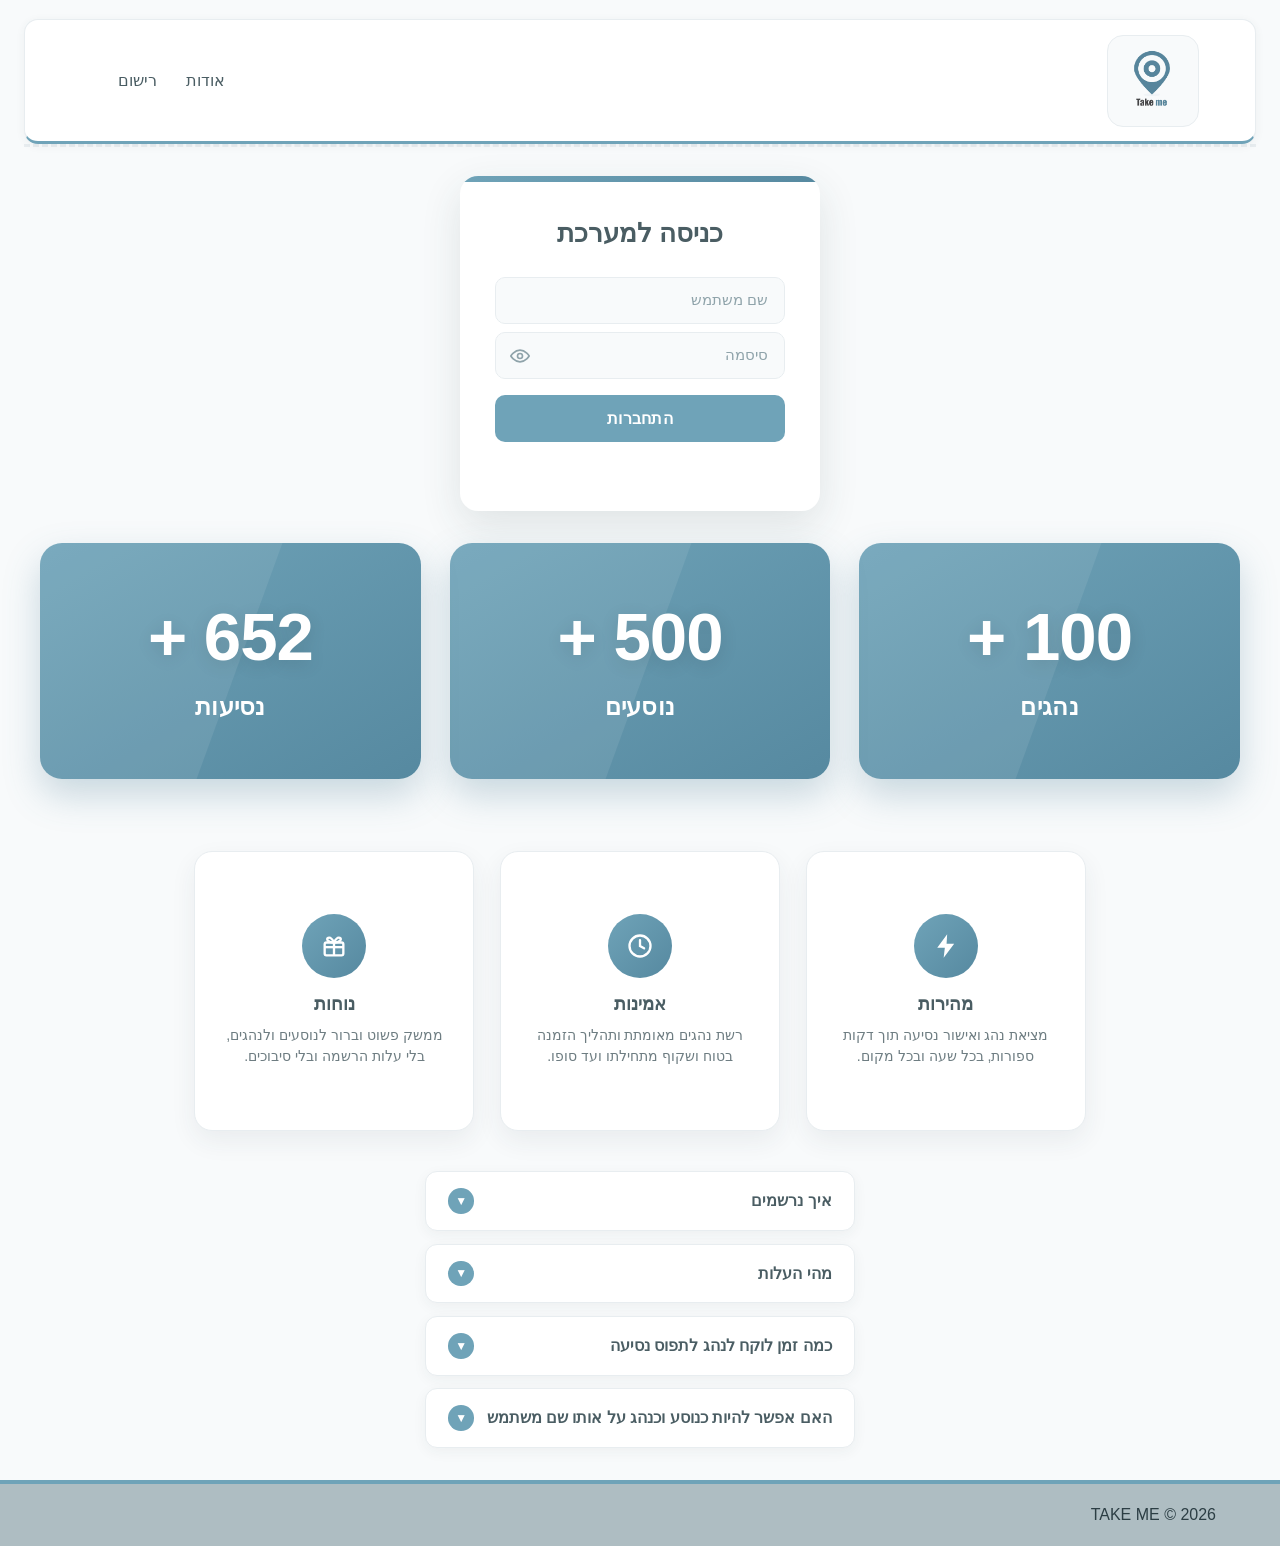
<file: index.html>
<!DOCTYPE html>
<html lang="en">

<head>
    <meta charset="UTF-8">
    <meta name="viewport" content="width=device-width, initial-scale=1.0">
    <title>Take me</title>
    <link rel="stylesheet" href="lib/bootstrap.rtl.min.css">
    <link rel="stylesheet" href="lib/bootstrap.min.css">
    <link rel="stylesheet" href="./style/login.css">
</head>

<body>

    <nav class="navbar navbar-expand-lg bg-body-tertiary">
        <div class="container-fluid">
            <button class="logo-btn"><img id="img" src="./img/logo.png" alt=""></button>
            <div class="navbar-nav">
                <a class="nav-link" href="./pages/about.html?type=no">אודות</a>
                <a class="nav-link" href="./pages/rishum.html?type=yes">רישום</a>
                <div class="header-left">
                </div>
            </div>
        </div>
    </nav>
<form>
        <div class="card" style="max-width: 360px;">
            <div class="card-body">
                <h3>כניסה למערכת</h3>
                <input name="nameUser" id="nameUser" class="form-control mb-2" placeholder="שם משתמש">
                <div class="password-wrap mb-3">
                    <input id="password" name="password" class="form-control" type="password" placeholder="סיסמה">
                    <span class="toggle-password" id="togglePassword">
                        <svg viewBox="0 0 24 24" fill="none" xmlns="http://www.w3.org/2000/svg">
                            <path d="M1 12s4-7 11-7 11 7 11 7-4 7-11 7-11-7-11-7z" stroke="currentColor" stroke-width="2" stroke-linecap="round" stroke-linejoin="round" />
                            <circle cx="12" cy="12" r="3" stroke="currentColor" stroke-width="2" />
                        </svg>
                    </span>
                </div>
                <button id="enter" class="btn btn-primary w-100">התחברות</button>
                <div id="worng"></div>
            </div>
        </div>
    </form>


    <div id="allCard">
        <div id="numOfDriver"><h1>100 +</h1> נהגים</div>
        <div id="numOfPassenger"><h1>500 +</h1> נוסעים</div>
        <div id="numOfTraveler"><h1>652 +</h1>נסיעות</div>
    </div>

    <div class="features-row">
        <div class="a" id="a2">
            <span class="feature-icon">
                <svg viewBox="0 0 24 24" fill="none" xmlns="http://www.w3.org/2000/svg">
                    <path d="M13 2L4.5 13.5H11L10 22L19 10H12.5L13 2Z" fill="currentColor" />
                </svg>
            </span>
            <h1 class="a" id="a1">מהירות</h1>
            <p class="feature-text">מציאת נהג ואישור נסיעה תוך דקות ספורות, בכל שעה ובכל מקום.</p>
        </div>

        <div class="b" id="b2">
            <span class="feature-icon">
                <svg viewBox="0 0 24 24" fill="none" xmlns="http://www.w3.org/2000/svg">
                    <circle cx="12" cy="12" r="9" stroke="currentColor" stroke-width="2" />
                    <path d="M12 7V12L15.5 14" stroke="currentColor" stroke-width="2" stroke-linecap="round" />
                </svg>
            </span>
            <h1 class="b" id="b1">אמינות</h1>
            <p class="feature-text">רשת נהגים מאומתת ותהליך הזמנה בטוח ושקוף מתחילתו ועד סופו.</p>
        </div>

        <div class="c" id="c2">
            <span class="feature-icon">
                <svg viewBox="0 0 24 24" fill="none" xmlns="http://www.w3.org/2000/svg">
                    <rect x="4" y="9" width="16" height="11" rx="1.5" stroke="currentColor" stroke-width="2" />
                    <path d="M4 13H20" stroke="currentColor" stroke-width="2" />
                    <path d="M12 9V20" stroke="currentColor" stroke-width="2" />
                    <path d="M12 9C12 9 9.5 4 7 5C5 5.8 6.5 9 12 9Z" stroke="currentColor" stroke-width="2"
                        stroke-linejoin="round" />
                    <path d="M12 9C12 9 14.5 4 17 5C19 5.8 17.5 9 12 9Z" stroke="currentColor" stroke-width="2"
                        stroke-linejoin="round" />
                </svg>
            </span>
            <h1 class="c" id="c1">נוחות</h1>
            <p class="feature-text">ממשק פשוט וברור לנוסעים ולנהגים, בלי עלות הרשמה ובלי סיבוכים.</p>
        </div>
    </div>

    <div class="listAll">
        <div class="list" id="item1">
            <button class="question" id="quest1">
                <span class="question-text">איך נרשמים</span>
                <span class="question-arrow">&#9660;</span>
            </button>

            <div class="answer" id="answer1">
            </div>
        </div>

        <div class="list" id="item2">
            <button class="question" id="quest2">
                <span class="question-text">מהי העלות</span>
                <span class="question-arrow">&#9660;</span>
            </button>
            <div class="answer" id="answer2">
            </div>
        </div>

        <div class="list" id="item3">
            <button class="question" id="quest3">
                <span class="question-text">כמה זמן לוקח לנהג לתפוס נסיעה</span>
                <span class="question-arrow">&#9660;</span>
            </button>
            <div class="answer" id="answer3">
            </div>
        </div>

        <div class="list" id="item4">
            <button class="question" id="quest4">
                <span class="question-text">האם אפשר להיות כנוסע וכנהג על אותו שם משתמש</span>
                <span class="question-arrow">&#9660;</span>
            </button>
            <div class="answer" id="answer4">
            </div> 
        </div>
    </div>

<footer class="main-footer">TAKE ME © 2026</footer>
    <script src="scripts/data.js"></script>
    <script src="scripts/ls.js"></script>
    <script src="scripts/login.js"></script>

</body>

</html>
</file>
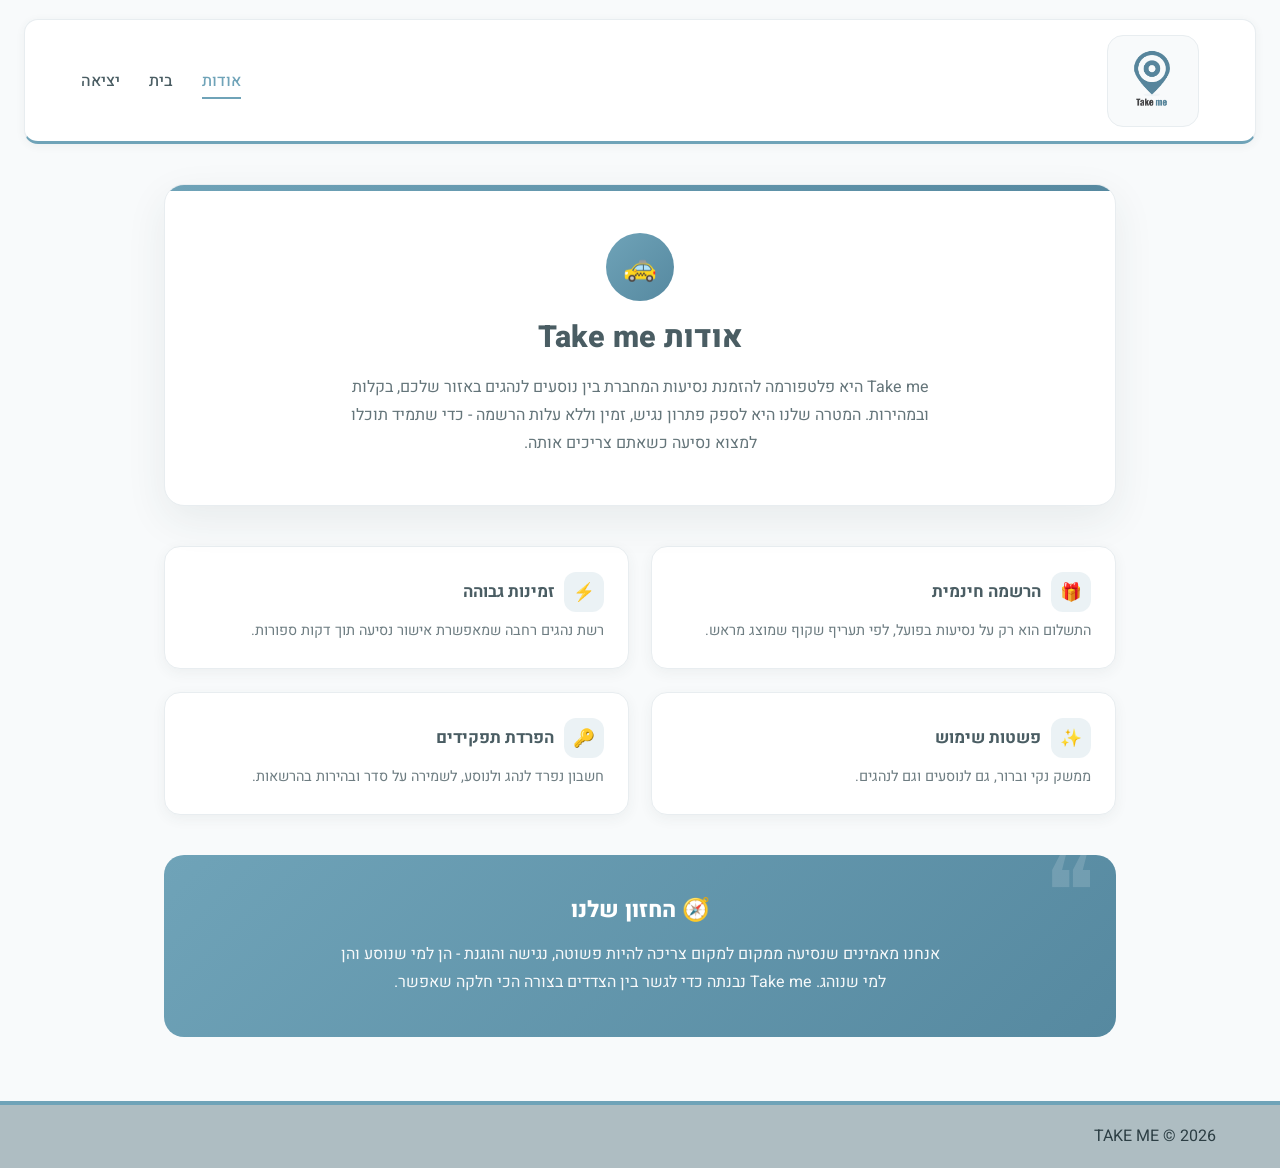
<file: pages/about.html>
<!DOCTYPE html>
<html lang="en">

<head>
    <meta charset="UTF-8">
    <meta name="viewport" content="width=device-width, initial-scale=1.0">
    <title>Take me</title>
    <link rel="stylesheet" href="../lib/bootstrap.rtl.min.css">
    <link rel="stylesheet" href="../lib/bootstrap.min.css">
    <link rel="stylesheet" href="../style/about.css">
    <link rel="stylesheet" href="../style/footer.css">
</head>

<body>
    <nav class="navbar navbar-expand-lg bg-body-tertiary">
        <div class="container-fluid">
            <a href="../index.html"><button class="logo-btn"><img id="img" src="../img/logo.png" alt=""></button></a>
            <div id="hello"></div>
            <div class="navbar-nav">
                <a class="nav-link active" href="about.html">אודות</a>
                <a id="home" class="nav-link" href="home.html">בית</a>
                <a class="nav-link" href="../index.html">יציאה</a>
            </div>
        </div>
    </nav>

    <section class="about-section">
        <div class="about-hero">
            <h1>אודות Take me</h1>
            <p>
                Take me היא פלטפורמה להזמנת נסיעות המחברת בין נוסעים לנהגים באזור שלכם,
                בקלות ובמהירות. המטרה שלנו היא לספק פתרון נגיש, זמין וללא עלות הרשמה -
                כדי שתמיד תוכלו למצוא נסיעה כשאתם צריכים אותה.
            </p>
        </div>

        <div class="about-features">
            <div class="about-feature">
                <h3>הרשמה חינמית</h3>
                <p>התשלום הוא רק על נסיעות בפועל, לפי תעריף שקוף שמוצג מראש.</p>
            </div>

            <div class="about-feature">
                <h3>זמינות גבוהה</h3>
                <p>רשת נהגים רחבה שמאפשרת אישור נסיעה תוך דקות ספורות.</p>
            </div>

            <div class="about-feature">
                <h3>פשטות שימוש</h3>
                <p>ממשק נקי וברור, גם לנוסעים וגם לנהגים.</p>
            </div>

            <div class="about-feature">
                <h3>הפרדת תפקידים</h3>
                <p>חשבון נפרד לנהג ולנוסע, לשמירה על סדר ובהירות בהרשאות.</p>
            </div>
        </div>

        <div class="about-vision">
            <h2>החזון שלנו</h2>
            <p>
                אנחנו מאמינים שנסיעה ממקום למקום צריכה להיות פשוטה, נגישה והוגנת -
                הן למי שנוסע והן למי שנוהג. Take me נבנתה כדי לגשר בין הצדדים
                בצורה הכי חלקה שאפשר.
            </p>
        </div>
    </section>
    <footer class="main-footer">TAKE ME © 2026</footer>

    <script src="../scripts/data.js"></script>
    <script src="../scripts/ls.js"></script>
    <script src="../scripts/about.js"></script>
    <script src="../scripts/js.js"></script>
</body>

</html>
</file>
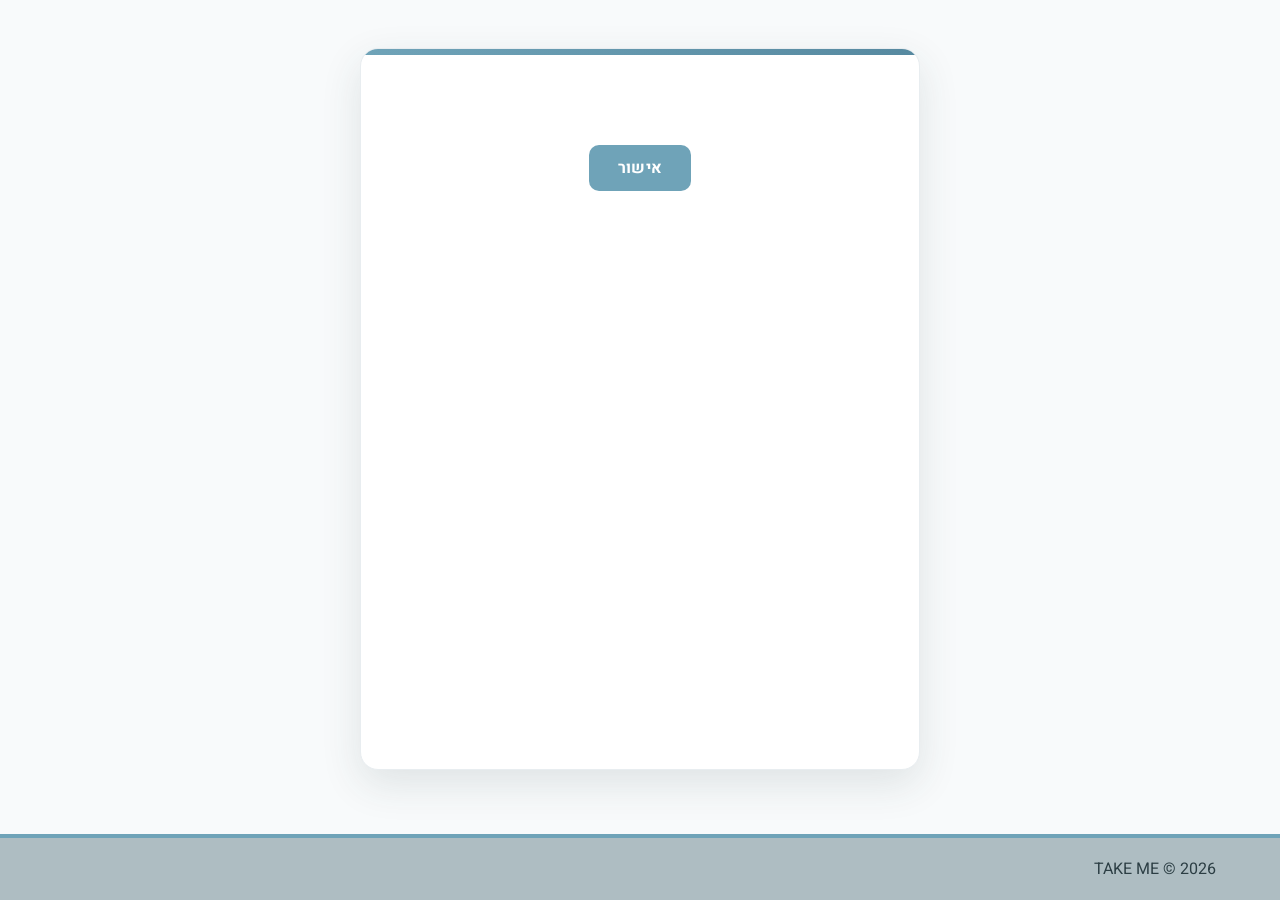
<file: pages/oneOrder.html>
<!DOCTYPE html>
<html lang="en">

<head>
    <meta charset="UTF-8">
    <meta name="viewport" content="width=device-width, initial-scale=1.0">
    <meta name="viewport" content="width=device-width, initial-scale=1.0">
    <title>Take me</title>
    <link rel="stylesheet" href="../lib/bootstrap.rtl.min.css">
    <link rel="stylesheet" href="../lib/bootstrap.min.css">
    <link rel="stylesheet" href="../style/footer.css">
    <link rel="stylesheet" href="../style/oneOrder.css">
</head>

<body>
    <h1 id="hello"></h1>

    <div class="border rounded shadow-sm p-3">
        <div class="text-center p-5 border rounded">
            <h3></h3>
            <p id="nameUser" class="text-muted"></p>
            <p id="phone" class="text-muted"></p>
            <p id="date" class="text-muted"></p>
            <p id="clock" class="text-muted"></p>
            <p id="numPassenger" class="text-muted"></p>
            <p id="stationFrom" class="text-muted"></p>
            <p id="stationTo" class="text-muted"></p>
            <p id="special" class="text-muted"></p>

            <button type="button" class="btn btn-primary" data-bs-toggle="modal" data-bs-target="#bsExampleModal">
                אישור</button>

            <div class="modal fade" id="bsExampleModal" tabindex="-1" aria-hidden="true">
                <div class="modal-dialog">
                    <div class="modal-content">
                        <div class="modal-header">
                            <h3 class="modal-title fs-5">אישור פעולה</h3>
                            <button type="button" class="btn-close ms-0" data-bs-dismiss="modal"></button>
                        </div>

                        <div class="modal-body">האם להמשיך?</div>

                        <div class="modal-footer">
                            <button type="button" id="not" name="not" class="btn btn-secondary"
                                data-bs-dismiss="modal">ביטול</button>
                            <button type="button" id="yes" name="yes" class="btn btn-primary"
                                data-bs-dismiss="modal">אישור</button>
                        </div>
                    </div>
                </div>
            </div>



        </div>
    </div>

<footer class="main-footer">TAKE ME © 2026</footer>

    <script src="../scripts/data.js"></script>
    <script src="../scripts/ls.js"></script>
    <script src="../scripts/oneOrder.js"></script>
    <script src="../lib/bootstrap.bundle.min.js"></script>
    <script src="../scripts/js.js"></script>
</body>

</html>
</file>
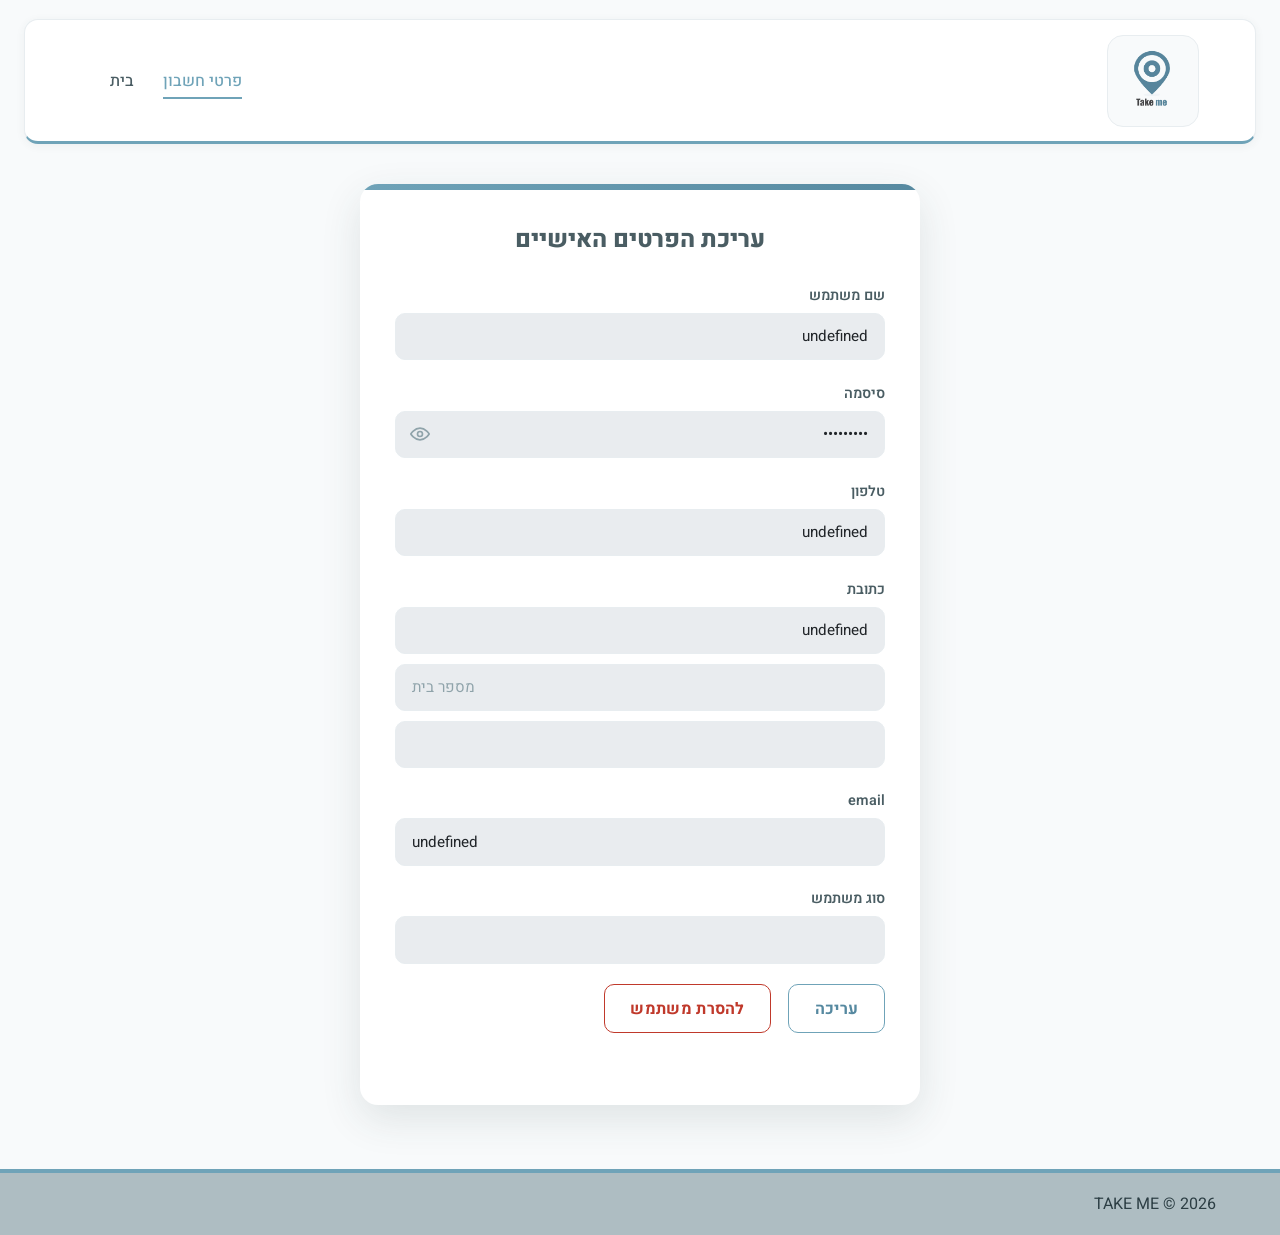
<file: pages/privetArea.html>
<!DOCTYPE html>
<html lang="en">

<head>
  <meta charset="UTF-8">
  <meta name="viewport" content="width=device-width, initial-scale=1.0">
  <title>Take me</title>
  <link rel="stylesheet" href="../lib/bootstrap.rtl.min.css">
  <link rel="stylesheet" href="../lib/bootstrap.min.css">
  <link rel="stylesheet" href="../style/privetArea.css">
  <link rel="stylesheet" href="../style/footer.css">
</head>

<body>
  <nav class="navbar navbar-expand-lg bg-body-tertiary">
    <div class="container-fluid">
      <a href="../index.html"><button class="logo-btn"><img id="img" src="../img/logo.png" alt=""></button></a>
      <div id="hello"></div>
      <div class="navbar-nav">
        <a class="nav-link active" href="privetArea.html">פרטי חשבון</a>
        <a class="nav-link" href="./home.html">בית</a>
        <a class="nav-link" href="../index.html"></a>
      </div>
    </div>
  </nav>

  <form>
    <h1>עריכת הפרטים האישיים</h1>
    <div class="mb-3">
      <label class="form-label">שם משתמש</label>
      <input id="nameUser" name="nameUser" class="form-control" type="text" placeholder="שם משתמש" required>
    </div>


    <div class="password-wrap mb-3">
      <label class="form-label">סיסמה</label>
      <input id="password" name="password" class="form-control" type="password" placeholder="סיסמה" required>
      <span class="toggle-password" id="togglePassword">
        <svg viewBox="0 0 24 24" fill="none" xmlns="http://www.w3.org/2000/svg">
          <path d="M1 12s4-7 11-7 11 7 11 7-4 7-11 7-11-7-11-7z" stroke="currentColor" stroke-width="2"
            stroke-linecap="round" stroke-linejoin="round" />
          <circle cx="12" cy="12" r="3" stroke="currentColor" stroke-width="2" />
        </svg>
      </span>
    </div>

    <div class="mb-3">
      <label class="form-label">טלפון</label>
      <input id="phone" name="phone" class="form-control" type="text" placeholder="טלפון" required>
    </div>

    <div class="mb-3">
      <label class="form-label">כתובת</label>
      <input id="street" name="street" class="form-control" type="text" placeholder="רחוב" required>
      <input id="number_home" name="number_home" class="form-control" type="number" placeholder="מספר בית" required>
      <select id="city" name="city" class="form-control" required>
        <option value="עיר">עיר</option>
        <option value="ירושלים">ירושלים</option>
        <option value="תל אביב-יפו">תל אביב-יפו</option>
        <option value="חיפה">חיפה</option>
        <option value="ראשון לציון">ראשון לציון</option>
        <option value="פתח תקווה">פתח תקווה</option>
        <option value="אשדוד">אשדוד</option>
        <option value="נתניה">נתניה</option>
        <option value="באר שבע">באר שבע</option>
        <option value="בני ברק">בני ברק</option>
        <option value="חולון">חולון</option>
        <option value="רמת גן">רמת גן</option>
        <option value="אשקלון">אשקלון</option>
        <option value="רחובות">רחובות</option>
        <option value="בת ים">בת ים</option>
        <option value="כפר סבא">כפר סבא</option>
        <option value="הרצליה">הרצליה</option>
        <option value="מודיעין-מכבים-רעות">מודיעין-מכבים-רעות</option>
        <option value="לוד">לוד</option>
        <option value="רמלה">רמלה</option>
        <option value="רעננה">רעננה</option>
        <option value="הוד השרון">הוד השרון</option>
        <option value="קריית אתא">קריית אתא</option>
        <option value="נהריה">נהריה</option>
        <option value="אילת">אילת</option>
        <option value="טבריה">טבריה</option>
        <option value="עפולה">עפולה</option>
        <option value="קריית גת">קריית גת</option>
        <option value="קריית מוצקין">קריית מוצקין</option>
        <option value="קריית ים">קריית ים</option>
        <option value="נצרת">נצרת</option>
      </select>
    </div>

    <div class="mb-3">
      <label class="form-label">email</label>
      <input id="email" name="email" class="form-control" type="email" placeholder="email" required>
    </div>

    <div class="mb-3">
      <label class="form-label">סוג משתמש</label>
      <select id="typeUser" name="typeUser" class="form-select" required>
        <option value="drive">נהג</option>
        <option value="passenger">נוסע</option>
      </select>
    </div>


    <button type="submit" id="edit" class="btn btn-warning">עריכה</button>
    <button type="button" id="exit" class="btn btn-warning">להסרת משתמש </button>
    <div id="areaError"></div>
  </form>
  <footer class="main-footer">TAKE ME © 2026</footer>

  <script src="../scripts/data.js"></script>
  <script src="../scripts/ls.js"></script>
  <script src="../scripts/privetArea.js"></script>
  <script src="../scripts/js.js"></script>
</body>

</html>
</file>
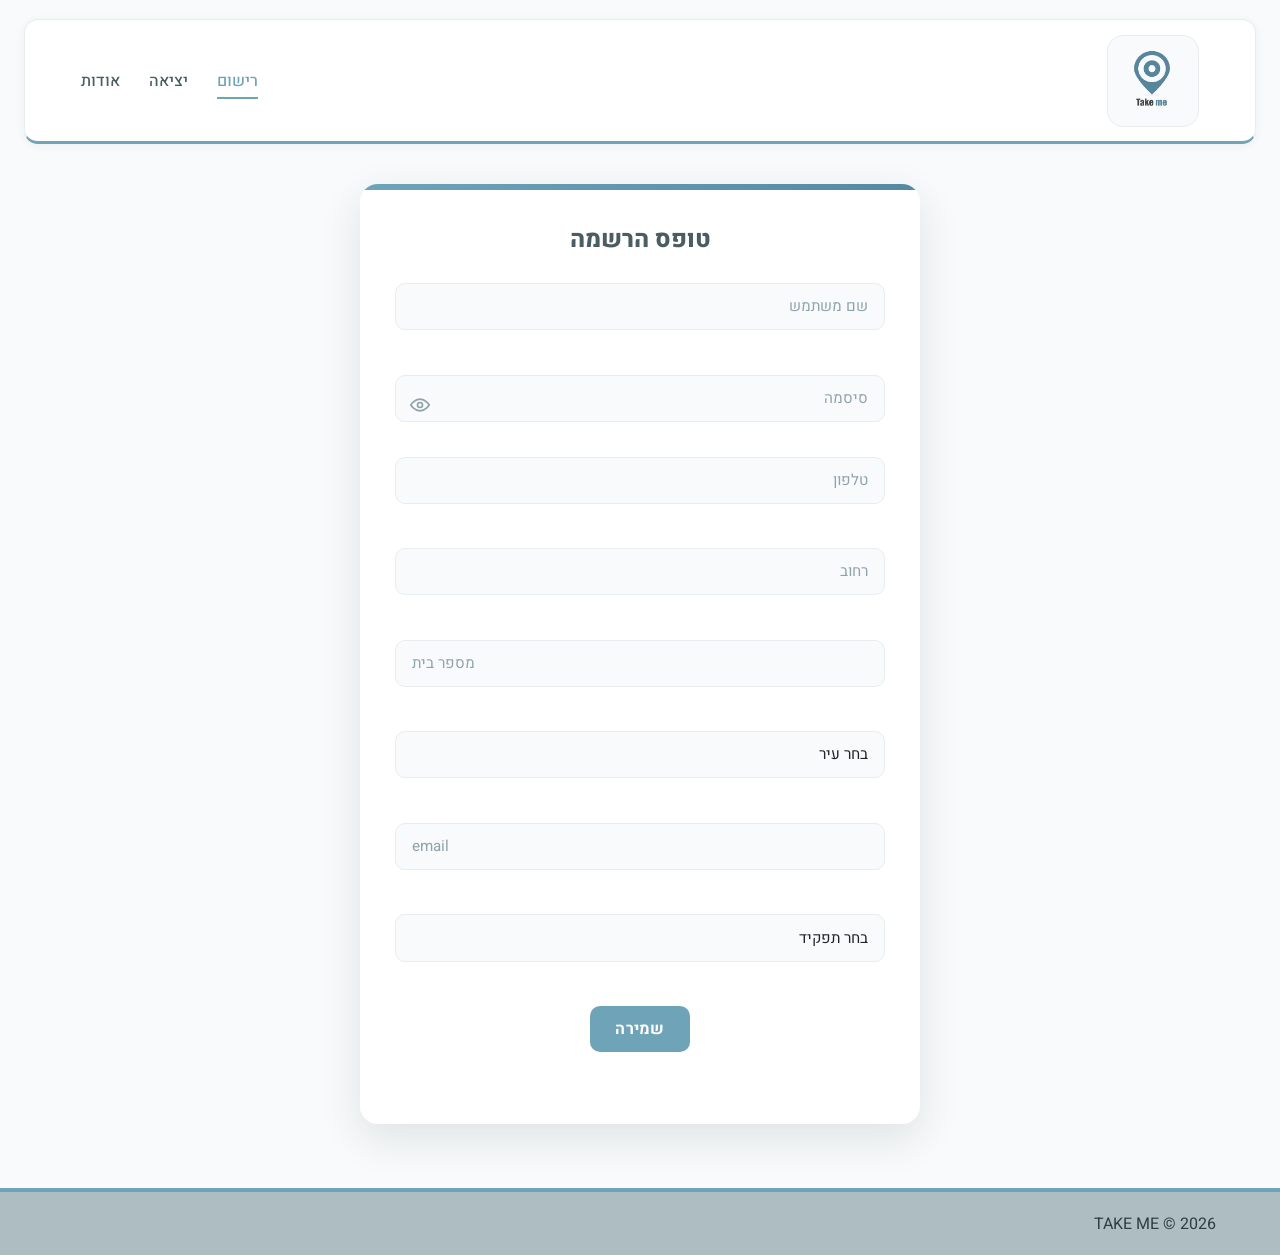
<file: pages/rishum.html>
<!DOCTYPE html>
<html lang="en">

<head>
  <meta charset="UTF-8">
  <meta name="viewport" content="width=device-width, initial-scale=1.0">
  <title>Take me</title>
  <link rel="stylesheet" href="../lib/bootstrap.min.css">
  <link rel="stylesheet" href="../lib/bootstrap.rtl.min.css">
  <link rel="stylesheet" href="../style/rishum.css">
  <link rel="stylesheet" href="../style/footer.css">
</head>

<body>
  <nav class="navbar navbar-expand-lg bg-body-tertiary">
    <div class="container-fluid">
      <a href="../index.html"><button class="logo-btn"><img id="img" src="../img/logo.png" alt=""></button></a>
      <div class="navbar-nav">
        <a class="nav-link active" href="rishum.html">רישום</a>
        <a class="nav-link" href="../index.html">יציאה</a>
        <a class="nav-link" href="../pages/about.html?type=no">אודות</a>
      </div>
    </div>
  </nav>

  <form>
    <h1>טופס הרשמה</h1>
    <div class="mb-3">
      <input name="nameUser" id="nameUser" class="form-control" type="text" placeholder="שם משתמש">
      <div class="rejax" id="rejaxnameUser"></div>
    </div>

    <div class="password-wrap mb-3">
      <input id="password" name="password" class="form-control" type="password" placeholder="סיסמה">
      <div class="rejax" id="rejaxpassword"></div>
      <span class="toggle-password" id="togglePassword">
        <svg viewBox="0 0 24 24" fill="none" xmlns="http://www.w3.org/2000/svg">
          <path d="M1 12s4-7 11-7 11 7 11 7-4 7-11 7-11-7-11-7z" stroke="currentColor" stroke-width="2"
            stroke-linecap="round" stroke-linejoin="round" />
          <circle cx="12" cy="12" r="3" stroke="currentColor" stroke-width="2" />
        </svg>
      </span>
    </div>

    <div class="mb-3">
      <input name="phone" id="phone" class="form-control" type="text" placeholder="טלפון">
      <div class="rejax" id="rejaxphone"></div>
    </div>

    <div class="mb-3">
      <input name="street" id="street" class="form-control" type="text" placeholder="רחוב">
      <div class="rejax" id="rejaxstreet"></div>
    </div>

    <div class="mb-3">
      <input name="number_home" id="number_home" class="form-control" type="number" placeholder="מספר בית">
      <div class="rejax" id="rejaxnumber_home"></div>
    </div>

    <div class="mb-3">
      <select name="city" id="city" class="form-control" id="city">
        <option value="" value disabled selected>בחר עיר</option>
        <option value="ירושלים">ירושלים</option>
        <option value="תל אביב-יפו">תל אביב-יפו</option>
        <option value="חיפה">חיפה</option>
        <option value="ראשון לציון">ראשון לציון</option>
        <option value="פתח תקווה">פתח תקווה</option>
        <option value="אשדוד">אשדוד</option>
        <option value="נתניה">נתניה</option>
        <option value="באר שבע">באר שבע</option>
        <option value="בני ברק">בני ברק</option>
        <option value="חולון">חולון</option>
        <option value="רמת גן">רמת גן</option>
        <option value="אשקלון">אשקלון</option>
        <option value="רחובות">רחובות</option>
        <option value="בת ים">בת ים</option>
        <option value="כפר סבא">כפר סבא</option>
        <option value="הרצליה">הרצליה</option>
        <option value="מודיעין-מכבים-רעות">מודיעין-מכבים-רעות</option>
        <option value="לוד">לוד</option>
        <option value="רמלה">רמלה</option>
        <option value="רעננה">רעננה</option>
        <option value="הוד השרון">הוד השרון</option>
        <option value="קריית אתא">קריית אתא</option>
        <option value="נהריה">נהריה</option>
        <option value="אילת">אילת</option>
        <option value="טבריה">טבריה</option>
        <option value="עפולה">עפולה</option>
        <option value="קריית גת">קריית גת</option>
        <option value="קריית מוצקין">קריית מוצקין</option>
        <option value="קריית ים">קריית ים</option>
        <option value="נצרת">נצרת</option>
      </select>
      <div class="rejax" id="rejaxcity"></div>
    </div>

    <div class="mb-3">
      <input name="email" id="email" class="form-control" type="email" placeholder="email">
      <div class="rejax" id="rejaxemail"></div>
    </div>

    <div class="mb-3">
      <select name="typeUser" id="typeUser" class="form-select">
        <option value="" value disabled selected>בחר תפקיד</option>
        <option value="drive">נהג</option>
        <option value="passenger">נוסע</option>
      </select>
      <div class="rejax" id="rejaxtypeUser"></div>
    </div>

    <button id="buttonRegister" type="submit" class="btn btn-success">שמירה</button>
    <div id="areaError"></div>
  </form>

<footer class="main-footer">TAKE ME © 2026</footer>

  <script src="../scripts/data.js"></script>
  <script src="../scripts/ls.js"></script>
  <script src="../scripts/rishum.js"></script>
  <script src="../scripts/js.js"></script>
</body>

</html>
</file>
<file: style/login.css>
/* ===== Take me — index Page ===== */
/* Palette derived from the logo:
   --deep:   #2c3e44  (near-black ink, used for text)
   --teal:   #4a7f96  (logo blue/teal — primary brand color)
   --teal-d: #386577  (darker teal — hover/active states)
   --sand:   #f4f6f7  (soft off-white background)
   --line:   #e1e7e9  (hairline borders/dividers)
*/

/* @import url('https://fonts.googleapis.com/css2?family=Heebo:wght@400;500;700;800&display=swap'); */

:root {
    --deep: #4a5d63;
    --teal: #6fa3b8;
    --teal-d: #5689a0;
    --sand: #f8fafb;
    --line: #e8edf0;
}

* {
    box-sizing: border-box;
}

html,
body {
    margin: 0;
    padding: 0;
}

body {
    padding-top: 1.2rem;
    min-height: 100vh;
    display: flex;
    flex-direction: column;
    font-family: 'Heebo', 'Segoe UI', Tahoma, sans-serif;
    background: var(--sand);
    color: var(--deep);
    direction: rtl;
}

/* ---------- Navbar ---------- */
nav.navbar {
    position: sticky !important;
    top: 0;
    z-index: 1000;
    margin: 0 1.5rem !important;
    width: auto !important;
    max-width: none !important;
    border-radius: 14px !important;
    background: #ffffff !important;
    border: 1px solid var(--line) !important;
    border-bottom: 3px solid var(--teal) !important;
    padding: 0.9rem 3rem !important;
    box-shadow: 0 2px 10px rgba(44, 62, 68, 0.06);
}

.navbar>.container-fluid {
    width: 100%;
    max-width: 100%;
    margin: 0;
    padding: 0 0.5rem;
    display: flex;
    align-items: center;
    min-height: 92px;
}

.logo-btn {
    order: 1;
}

.navbar-nav {
    order: 2;
    margin-right: auto;
}

.navbar-nav {
    display: flex;
    align-items: center;
    gap: 1.8rem;
}

.nav-link {
    color: var(--deep) !important;
    font-weight: 500;
    position: relative;
    padding: 0.3rem 0 !important;
    transition: color 0.2s ease;
}

.nav-link:hover {
    color: var(--teal) !important;
}

.nav-link::after {
    content: "";
    position: absolute;
    right: 0;
    bottom: -2px;
    width: 0%;
    height: 2px;
    background: var(--teal);
    transition: width 0.25s ease;
}

.nav-link:hover::after {
    width: 100%;
}

.header-left {
    margin-right: 0.5rem;
}

.logout {
    background: transparent;
    border: 1.5px solid var(--teal);
    color: var(--teal);
    border-radius: 999px;
    padding: 0.4rem 1.3rem;
    font-weight: 600;
    font-size: 0.9rem;
    cursor: pointer;
    transition: all 0.2s ease;
}

.logout:hover {
    background: var(--teal);
    color: #fff;
}

/* ---------- index form ---------- */
form {
    flex: 1;
    display: flex;
    align-items: center;
    justify-content: center;
    padding: 2rem 1rem 2rem;
    position: relative;
}

/* Signature element: a dashed "road" line echoing the driver/taxi
   theme, placed just above the index card. */
form::before {
    content: "";
    display: block;
    position: absolute;
    top: 0;
    right: 1.5rem;
    left: 1.5rem;
    border-top: 3px dashed var(--line);
}

.card {
    width: 100%;
    border: none;
    border-radius: 18px;
    background: #ffffff;
    box-shadow: 0 14px 40px rgba(44, 62, 68, 0.12);
    overflow: hidden;
    position: relative;
}

.card::before {
    content: "";
    position: absolute;
    top: 0;
    right: 0;
    left: 0;
    height: 6px;
    background: linear-gradient(90deg, var(--teal), var(--teal-d));
}

.card-body {
    padding: 2.6rem 2.2rem 2.2rem;
}

.card-body h3 {
    text-align: center;
    font-weight: 800;
    font-size: 1.6rem;
    color: var(--deep);
    margin-bottom: 1.8rem;
}

.form-control {
    border: 1.5px solid var(--line);
    border-radius: 10px;
    padding: 0.7rem 1rem;
    font-size: 0.95rem;
    background: var(--sand);
    transition: border-color 0.2s ease, background 0.2s ease;
}

.form-control:focus {
    border-color: var(--teal);
    background: #fff;
    box-shadow: 0 0 0 3px rgba(74, 127, 150, 0.15);
}

.form-control::placeholder {
    color: #8fa3aa;
}

/* Password field wrapper + eye icon */
.password-wrap {
    position: relative;
}

.password-wrap .form-control {
    padding-left: 2.6rem;
    margin-bottom: 0;
}

.toggle-password {
    position: absolute;
    top: 50%;
    left: 0.9rem;
    transform: translateY(-50%);
    display: flex;
    align-items: center;
    justify-content: center;
    color: #8fa3aa;
    cursor: pointer;
    transition: color 0.2s ease;
}

.toggle-password svg {
    width: 20px;
    height: 20px;
}

.toggle-password:hover {
    color: var(--teal);
}

.password-wrap:focus-within .toggle-password {
    color: var(--teal);
}


#enter {
    background: var(--teal);
    border: none;
    border-radius: 10px;
    padding: 0.7rem;
    font-weight: 700;
    font-size: 1rem;
    letter-spacing: 0.3px;
    transition: background 0.2s ease, transform 0.1s ease;
}

#enter:hover {
    background: var(--teal-d);
}

#enter:active {
    transform: translateY(1px);
}

#worng {
    min-height: 1.4rem;
    margin-top: 0.7rem;
    text-align: center;
    font-size: 0.88rem;
    color: #c0392b;
    font-weight: 500;
}

.btn-warning.btn-primary {
    background: transparent;
    border: 1.5px solid var(--teal);
    color: var(--teal-d);
    border-radius: 10px;
    padding: 0.65rem;
    font-weight: 600;
    font-size: 0.95rem;
    margin-top: 0.9rem;
    transition: background 0.2s ease, color 0.2s ease;
}

.btn-warning.btn-primary:hover {
    background: var(--teal);
    color: #ffffff;
}

.messeg {
    margin-top: 0.8rem;
    text-align: center;
    font-size: 0.88rem;
    font-weight: 500;
    color: #c0392b;
    background: #fdecea;
    border: 1px solid #f3c4be;
    border-radius: 8px;
    padding: 0.5rem 0.8rem;
}

/* ---------- Stats banner (#allCard) ---------- */
#allCard {
    display: flex;
    flex-wrap: wrap;
    justify-content: center;
    align-items: stretch;
    gap: 1.8rem;
    width: 100%;
    margin: 0 0 2.5rem;
    padding: 0 2.5rem;
    text-align: center;
}

#allCard>div {
    flex: 1 1 0;
    background: linear-gradient(150deg, var(--teal), var(--teal-d));
    color: #ffffff;
    font-weight: 600;
    font-size: 1.5rem;
    letter-spacing: 0.3px;
    border-radius: 22px;
    padding: 3.4rem 1.6rem;
    position: relative;
    overflow: hidden;
    box-shadow: 0 16px 36px rgba(74, 127, 150, 0.28);
    transition: transform 0.25s ease, box-shadow 0.25s ease;
}

#allCard>div::after {
    content: "";
    position: absolute;
    top: -40%;
    left: -20%;
    width: 70%;
    height: 180%;
    background: rgba(255, 255, 255, 0.08);
    transform: rotate(20deg);
}

#allCard>div:hover {
    transform: translateY(-6px);
    box-shadow: 0 22px 46px rgba(74, 127, 150, 0.36);
}

#allCard>div h1 {
    color: #ffffff;
    font-weight: 800;
    font-size: 4.2rem;
    margin: 0 0 0.7rem;
    letter-spacing: -1px;
    text-shadow: 0 4px 18px rgba(0, 0, 0, 0.12);
}

/* ---------- Feature blocks (a / b / c) ---------- */
.features-row {
    display: flex;
    flex-wrap: wrap;
    justify-content: center;
    align-items: stretch;
    gap: 1.6rem;
    max-width: 1000px;
    margin: 2rem auto 2.5rem;
    padding: 0 1.5rem;
}

div.a,
div.b,
div.c {
    flex: 1 1 260px;
    max-width: 280px;
    aspect-ratio: 1 / 1;
    display: flex;
    flex-direction: column;
    align-items: center;
    justify-content: center;
    text-align: center;
    background: #ffffff;
    border: 1.5px solid var(--line);
    border-radius: 18px;
    padding: 1.6rem 1.4rem;
    box-shadow: 0 10px 26px rgba(44, 62, 68, 0.07);
    transition: transform 0.2s ease, box-shadow 0.2s ease, border-color 0.2s ease;
}

div.a:hover,
div.b:hover,
div.c:hover {
    box-shadow: 0 14px 32px rgba(74, 127, 150, 0.16);
    transform: translateY(-4px);
    border-color: var(--teal);
}

.feature-icon {
    display: flex;
    align-items: center;
    justify-content: center;
    width: 64px;
    height: 64px;
    margin-bottom: 1rem;
    border-radius: 50%;
    background: linear-gradient(135deg, var(--teal), var(--teal-d));
    color: #ffffff;
    flex-shrink: 0;
}

.feature-icon svg {
    width: 28px;
    height: 28px;
}

h1.a,
h1.b,
h1.c {
    font-size: 1.1rem;
    font-weight: 800;
    color: var(--deep);
    margin: 0 0 0.6rem;
}

.feature-text {
    margin: 0;
    font-size: 0.88rem;
    line-height: 1.55;
    color: var(--deep);
    opacity: 0.8;
}

@media (max-width: 700px) {
    .features-row {
        flex-direction: column;
        align-items: center;
    }

    div.a,
    div.b,
    div.c {
        max-width: 320px;
        width: 100%;
        aspect-ratio: auto;
        padding: 1.8rem 1.4rem;
    }
}

/* ---------- Questions (FAQ list) ---------- */
.listAll {
    max-width: 620px;
    margin: 0 auto 2rem;
    padding: 0 1rem;
    display: flex;
    flex-direction: column;
    gap: 0.8rem;
}

.list {
    background: #ffffff;
    border: 1.5px solid var(--line);
    border-radius: 12px;
    overflow: hidden;
    box-shadow: 0 4px 14px rgba(44, 62, 68, 0.05);
    transition: border-color 0.2s ease, box-shadow 0.2s ease;
}

.list:hover {
    border-color: var(--teal);
    box-shadow: 0 8px 20px rgba(74, 127, 150, 0.15);
}

.question {
    width: 100%;
    display: flex;
    align-items: center;
    justify-content: space-between;
    gap: 0.8rem;
    background: transparent;
    border: none;
    padding: 1rem 1.4rem;
    color: var(--deep);
    font-weight: 600;
    font-size: 0.98rem;
    text-align: right;
    cursor: pointer;
    font-family: inherit;
}

.question-text {
    flex: 1;
}

.question-arrow {
    flex-shrink: 0;
    width: 1.6rem;
    height: 1.6rem;
    display: flex;
    align-items: center;
    justify-content: center;
    background: var(--teal);
    color: #fff;
    border-radius: 50%;
    font-size: 0.75rem;
    transition: background 0.2s ease;
}

.question:hover .question-arrow {
    background: var(--teal-d);
}

.answer {
    padding: 0;
    color: var(--deep);
    font-size: 0.92rem;
    line-height: 1.6;
    border-top: none;
}

.answer:has(p) {
    padding: 0 1.4rem 1.1rem;
    border-top: 1px solid var(--line);
}

.answer p {
    margin: 0.8rem 0 0;
}

/* ---------- Footer ---------- */
footer.main-footer {
    background: #aebdc2;
    color: #2c3e44;
    display: flex;
    flex-wrap: wrap;
    justify-content: space-between;
    align-items: flex-start;
    gap: 2.5rem;
    padding: 1.2rem 4rem;
    border-top: 4px solid var(--teal);
}

.list_footer a {
    text-decoration: none;
}

.list_footer h2.bold {
    color: #2c3e44;
    font-size: 1rem;
    font-weight: 700;
    margin-bottom: 1rem;
}

.ul_info {
    list-style: none;
    padding: 0;
    margin: 0;
}

.ul_info li {
    color: #4a5d63;
    font-size: 0.88rem;
    margin-bottom: 0.55rem;
    cursor: pointer;
    transition: color 0.2s ease;
}

.ul_info li:hover {
    color: var(--teal-d);
}

.logo-btn {
    display: flex;
    align-items: center;
    justify-content: center;
    width: 92px;
    height: 92px;
    padding: 0.4rem;
    margin-left: 0.6rem;
    background: var(--sand);
    border: 1.5px solid var(--line);
    border-radius: 16px;
    cursor: pointer;
    transition: border-color 0.2s ease, box-shadow 0.2s ease, transform 0.15s ease;
}

.logo-btn:hover {
    border-color: var(--teal);
    box-shadow: 0 4px 14px rgba(74, 127, 150, 0.18);
}

.logo-btn:active {
    transform: translateY(1px);
}

.logo-btn img {
    width: 100%;
    height: 100%;
    object-fit: contain;
    display: block;
}

footer.main-footer i {
    color: #4a5d63;
    font-size: 1.1rem;
    margin-left: 0.9rem;
    cursor: pointer;
    transition: color 0.2s ease;
}

footer.main-footer i:hover {
    color: var(--teal-d);
}

.help {
    align-self: flex-start;
    background: transparent;
    border: 1.5px solid #7e9198;
    color: #2c3e44;
    border-radius: 999px;
    padding: 0.5rem 1.4rem;
    font-weight: 600;
    cursor: pointer;
    transition: all 0.2s ease;
}

.help:hover {
    border-color: var(--teal-d);
    color: var(--teal-d);
}

/* ---------- Responsive ---------- */
@media (max-width: 576px) {
    .card-body {
        padding: 2rem 1.5rem;
    }

    #allCard {
        flex-direction: column;
        align-items: stretch;
        gap: 1.2rem;
        padding: 0 1.2rem;
        margin: 1.8rem 0;
    }

    #allCard>div {
        padding: 2.2rem 1.4rem;
        font-size: 1.25rem;
    }

    #allCard>div h1 {
        font-size: 3rem;
    }

    footer.main-footer {
        padding: 2.2rem 1.5rem;
        gap: 2rem;
    }
}
</file>
<file: style/about.css>
/* ===== Take me — About Page ===== */
/* Same palette as the rest of the site:
   --deep:   #4a5d63  (ink text)
   --teal:   #6fa3b8  (logo blue/teal — primary brand color)
   --teal-d: #5689a0  (darker teal — hover/active states)
   --sand:   #f8fafb  (soft off-white background)
   --line:   #e8edf0  (hairline borders/dividers)
*/

@import url('https://fonts.googleapis.com/css2?family=Heebo:wght@400;500;700;800&display=swap');

:root {
    --deep: #4a5d63;
    --teal: #6fa3b8;
    --teal-d: #5689a0;
    --sand: #f8fafb;
    --line: #e8edf0;
}

* {
    box-sizing: border-box;
}

html,
body {
    margin: 0;
    padding: 0;
}

body {
    padding-top: 1.2rem;
    min-height: 100vh;
    display: flex;
    flex-direction: column;
    font-family: 'Heebo', 'Segoe UI', Tahoma, sans-serif;
    background: var(--sand);
    color: var(--deep);
    direction: rtl;
}

/* ---------- Navbar ---------- */
nav.navbar {
    position: sticky !important;
    top: 0;
    z-index: 1000;
    margin: 0 1.5rem !important;
    width: auto !important;
    max-width: none !important;
    border-radius: 14px !important;
    background: #ffffff !important;
    border: 1px solid var(--line) !important;
    border-bottom: 3px solid var(--teal) !important;
    padding: 0.9rem 3rem !important;
    box-shadow: 0 2px 10px rgba(44, 62, 68, 0.06);
}

.navbar > .container-fluid {
    width: 100%;
    max-width: 100%;
    margin: 0;
    padding: 0 0.5rem;
    display: flex;
    align-items: center;
}

.logo-btn {
    order: 1;
    display: flex;
    align-items: center;
    justify-content: center;
    width: 92px;
    height: 92px;
    padding: 0.4rem;
    margin-left: 0.6rem;
    background: var(--sand);
    border: 1.5px solid var(--line);
    border-radius: 16px;
    cursor: pointer;
    transition: border-color 0.2s ease, box-shadow 0.2s ease, transform 0.15s ease;
}

.logo-btn:hover {
    border-color: var(--teal);
    box-shadow: 0 4px 14px rgba(74, 127, 150, 0.18);
}

.logo-btn:active {
    transform: translateY(1px);
}

.logo-btn img {
    width: 100%;
    height: 100%;
    object-fit: contain;
    display: block;
}

#hello {
    order: 2;
    flex: 1;
    text-align: center;
    font-weight: 700;
    font-size: 1.15rem;
    color: var(--deep);
    margin: 0;
}

.navbar-nav {
    order: 3;
    margin-right: auto;
    display: flex;
    align-items: center;
    gap: 1.8rem;
}

.nav-link {
    color: var(--deep) !important;
    font-weight: 500;
    position: relative;
    padding: 0.3rem 0 !important;
    transition: color 0.2s ease;
}

.nav-link:hover,
.nav-link.active {
    color: var(--teal) !important;
}

.nav-link::after {
    content: "";
    position: absolute;
    right: 0;
    bottom: -2px;
    width: 0%;
    height: 2px;
    background: var(--teal);
    transition: width 0.25s ease;
}

.nav-link:hover::after,
.nav-link.active::after {
    width: 100%;
}

/* ---------- About section ---------- */
.about-section {
    flex: 1;
    max-width: 1000px;
    width: 100%;
    margin: 0 auto;
    padding: 2.5rem 1.5rem 4rem;
}

/* Hero */
.about-hero {
    text-align: center;
    background: #ffffff;
    border: 1px solid var(--line);
    border-radius: 20px;
    box-shadow: 0 14px 40px rgba(44, 62, 68, 0.08);
    padding: 3rem 2rem;
    position: relative;
    overflow: hidden;
    margin-bottom: 2.5rem;
}

.about-hero::before {
    content: "";
    position: absolute;
    top: 0;
    right: 0;
    left: 0;
    height: 6px;
    background: linear-gradient(90deg, var(--teal), var(--teal-d));
}

.about-hero h1::before {
    content: "🚕";
    display: block;
    width: 68px;
    height: 68px;
    line-height: 68px;
    margin: 0 auto 1.2rem;
    border-radius: 50%;
    background: linear-gradient(135deg, var(--teal), var(--teal-d));
    font-size: 1.7rem;
}

.about-hero h1 {
    font-weight: 800;
    font-size: 1.9rem;
    color: var(--deep);
    margin: 0 0 1rem;
}

.about-hero p {
    max-width: 620px;
    margin: 0 auto;
    line-height: 1.75;
    font-size: 1rem;
    color: var(--deep);
    opacity: 0.85;
}

/* Feature grid */
.about-features {
    display: grid;
    grid-template-columns: repeat(2, 1fr);
    gap: 1.4rem;
    margin-bottom: 2.5rem;
}

.about-feature {
    background: #ffffff;
    border: 1px solid var(--line);
    border-radius: 16px;
    padding: 1.6rem 1.5rem 1.6rem 1.5rem;
    box-shadow: 0 4px 14px rgba(44, 62, 68, 0.06);
    transition: transform 0.2s ease, box-shadow 0.2s ease, border-color 0.2s ease;
}

.about-feature:hover {
    transform: translateY(-3px);
    box-shadow: 0 10px 24px rgba(74, 127, 150, 0.14);
    border-color: var(--teal);
}

.about-feature h3 {
    display: flex;
    align-items: center;
    gap: 0.6rem;
    margin: 0 0 0.5rem;
    font-size: 1.05rem;
    font-weight: 700;
    color: var(--deep);
}

.about-feature h3::before {
    content: "★";
    flex-shrink: 0;
    width: 40px;
    height: 40px;
    display: flex;
    align-items: center;
    justify-content: center;
    border-radius: 12px;
    background: rgba(111, 163, 184, 0.14);
    color: var(--teal-d);
    font-size: 1.1rem;
}

.about-features > div:nth-child(1) h3::before {
    content: "🎁";
}

.about-features > div:nth-child(2) h3::before {
    content: "⚡";
}

.about-features > div:nth-child(3) h3::before {
    content: "✨";
}

.about-features > div:nth-child(4) h3::before {
    content: "🔑";
}

.about-feature p {
    margin: 0;
    font-size: 0.9rem;
    line-height: 1.55;
    color: var(--deep);
    opacity: 0.8;
}

/* Vision block */
.about-vision {
    position: relative;
    text-align: center;
    background: linear-gradient(135deg, var(--teal), var(--teal-d));
    color: #ffffff;
    border-radius: 20px;
    padding: 2.6rem 2rem;
    overflow: hidden;
}

.about-vision::before {
    content: "❝";
    position: absolute;
    top: -10px;
    right: 20px;
    font-size: 6rem;
    color: rgba(255, 255, 255, 0.15);
    font-family: Georgia, serif;
    line-height: 1;
}

.about-vision h2 {
    font-weight: 800;
    font-size: 1.4rem;
    margin: 0 0 1rem;
}

.about-vision h2::before {
    content: "🧭 ";
}

.about-vision p {
    max-width: 600px;
    margin: 0 auto;
    line-height: 1.75;
    font-size: 1rem;
    opacity: 0.95;
}

/* ---------- Responsive ---------- */
@media (max-width: 700px) {
    nav.navbar {
        padding: 0.9rem 1.5rem !important;
    }

    .navbar > .container-fluid {
        flex-wrap: wrap;
        justify-content: center;
        gap: 0.6rem;
        text-align: center;
    }

    .navbar-nav {
        margin-right: 0;
    }

    .about-features {
        grid-template-columns: 1fr;
    }

    .about-hero {
        padding: 2.2rem 1.4rem;
    }

    .about-vision {
        padding: 2rem 1.4rem;
    }
}
</file>
<file: style/footer.css>
/* ===== Take me — Footer (shared) ===== */
:root {
    --deep: #4a5d63;
    --teal: #6fa3b8;
    --teal-d: #5689a0;
    --sand: #f8fafb;
    --line: #e8edf0;
}

footer.main-footer {
    background: #aebdc2;
    color: #2c3e44;
    display: flex;
    flex-wrap: wrap;
    justify-content: space-between;
    align-items: flex-start;
    gap: 2.5rem;
    padding: 1.2rem 4rem;
    border-top: 4px solid var(--teal);
    font-family: 'Heebo', 'Segoe UI', Tahoma, sans-serif;
    direction: rtl;
}

.list_footer a {
    text-decoration: none;
}

.list_footer h2.bold {
    color: #2c3e44;
    font-size: 1rem;
    font-weight: 700;
    margin-bottom: 1rem;
}

.ul_info {
    list-style: none;
    padding: 0;
    margin: 0;
}

.ul_info li {
    color: #4a5d63;
    font-size: 0.88rem;
    margin-bottom: 0.55rem;
    cursor: pointer;
    transition: color 0.2s ease;
}

.ul_info li:hover {
    color: var(--teal-d);
}

footer.main-footer .logo {
    margin-bottom: 0.8rem;
    width: 90px;
    height: 90px;
}

footer.main-footer .logo #img {
    width: 100%;
    height: 100%;
    object-fit: contain;
    display: block;
}

footer.main-footer i {
    color: #4a5d63;
    font-size: 1.1rem;
    margin-left: 0.9rem;
    cursor: pointer;
    transition: color 0.2s ease;
}

footer.main-footer i:hover {
    color: var(--teal-d);
}

.help {
    align-self: flex-start;
    background: transparent;
    border: 1.5px solid #7e9198;
    color: #2c3e44;
    border-radius: 999px;
    padding: 0.5rem 1.4rem;
    font-weight: 600;
    cursor: pointer;
    transition: all 0.2s ease;
}

.help:hover {
    border-color: var(--teal-d);
    color: var(--teal-d);
}

@media (max-width: 576px) {
    footer.main-footer {
        padding: 1.2rem 1.5rem;
        gap: 2rem;
    }
}

footer{
    align-items: center;
}
</file>
<file: style/oneOrder.css>
/* ===== Take me — One Order Page ===== */
/* Same palette as the rest of the site:
   --deep:   #4a5d63  (ink text)
   --teal:   #6fa3b8  (logo blue/teal — primary brand color)
   --teal-d: #5689a0  (darker teal — hover/active states)
   --sand:   #f8fafb  (soft off-white background)
   --line:   #e8edf0  (hairline borders/dividers)
*/

@import url('https://fonts.googleapis.com/css2?family=Heebo:wght@400;500;700;800&display=swap');

:root {
    --deep: #4a5d63;
    --teal: #6fa3b8;
    --teal-d: #5689a0;
    --sand: #f8fafb;
    --line: #e8edf0;
}

* {
    box-sizing: border-box;
}

html, body {
    margin: 0;
    padding: 0;
}

body {
    min-height: 100vh;
    display: flex;
    flex-direction: column;
    font-family: 'Heebo', 'Segoe UI', Tahoma, sans-serif;
    background: var(--sand);
    color: var(--deep);
    direction: rtl;
}

/* ---------- Order Details Card ---------- */
body > .border.rounded.shadow-sm {
    flex: 1;
    max-width: 560px;
    width: calc(100% - 3rem);
    margin: 2.5rem auto 4rem;
    background: #ffffff !important;
    border: 1px solid var(--line) !important;
    border-radius: 18px !important;
    box-shadow: 0 14px 40px rgba(44, 62, 68, 0.12) !important;
    overflow: hidden;
    position: relative;
}

body > .border.rounded.shadow-sm::before {
    content: "";
    position: absolute;
    top: 0;
    right: 0;
    left: 0;
    height: 6px;
    background: linear-gradient(90deg, var(--teal), var(--teal-d));
}

.text-center.p-5.border.rounded {
    border: none !important;
    padding: 2.6rem 2.2rem 2.2rem !important;
}

.text-center.p-5.border.rounded h3 {
    font-weight: 800;
    font-size: 1.5rem;
    color: var(--deep);
    margin-bottom: 1.2rem;
}

.text-center.p-5.border.rounded p.text-muted {
    color: var(--deep) !important;
    font-size: 0.98rem;
    margin-bottom: 0.7rem;
    padding-bottom: 0.6rem;
    border-bottom: 1px dashed var(--line);
}

.text-center.p-5.border.rounded p.text-muted:empty {
    display: none;
}

.text-center.p-5.border.rounded #name {
    font-weight: 700;
    font-size: 1.1rem;
    color: var(--deep) !important;
}

.btn-primary {
    background: var(--teal);
    border: none;
    border-radius: 10px;
    padding: 0.7rem 1.8rem;
    font-weight: 700;
    font-size: 1rem;
    letter-spacing: 0.3px;
    transition: background 0.2s ease, transform 0.1s ease;
    margin-top: 1.2rem;
}

.btn-primary:hover {
    background: var(--teal-d);
}

.btn-primary:active {
    transform: translateY(1px);
}

/* ---------- Modal ---------- */
.modal-dialog {
    display: flex;
    align-items: center;
    min-height: calc(100% - 1rem);
    margin-left: auto;
    margin-right: auto;
}

.modal-content {
    border: none;
    border-radius: 16px;
    overflow: hidden;
    box-shadow: 0 14px 40px rgba(44, 62, 68, 0.18);
}

.modal-header {
    background: var(--sand);
    border-bottom: 1px solid var(--line);
    padding: 1.1rem 1.5rem;
    position: relative;
    justify-content: center;
}

.modal-header .modal-title {
    font-weight: 800;
    color: var(--deep);
    margin: 0 auto;
}

.modal-header .btn-close {
    background-size: 0.8em;
    opacity: 0.5;
    transition: opacity 0.2s ease;
    position: absolute;
    left: 1.5rem;
    top: 50%;
    transform: translateY(-50%);
}

.modal-header .btn-close:hover {
    opacity: 0.9;
}

.modal-body {
    padding: 1.8rem 1.5rem;
    color: var(--deep);
    font-size: 1.05rem;
    font-weight: 500;
    text-align: center;
}

.modal-footer {
    border-top: 1px solid var(--line);
    padding: 1rem 1.5rem;
    justify-content: center;
    gap: 0.8rem;
}

#not.btn-secondary {
    background: transparent;
    border: 1.5px solid #aebdc2;
    color: var(--deep);
    border-radius: 10px;
    padding: 0.5rem 1.5rem;
    font-weight: 600;
    transition: all 0.2s ease;
    margin: 0;
}

#not.btn-secondary:hover {
    background: #aebdc2;
    color: #ffffff;
}

#yes.btn-primary {
    background: var(--teal);
    border: none;
    border-radius: 10px;
    padding: 0.5rem 1.5rem;
    font-weight: 700;
    margin: 0;
    transition: background 0.2s ease;
}

#yes.btn-primary:hover {
    background: var(--teal-d);
}

.modal-body p {
    font-weight: 600;
    margin-bottom: 0.8rem;
}

.modal-body .form-control {
    border: 1.5px solid var(--line);
    border-radius: 10px;
    padding: 0.65rem 1rem;
    font-size: 0.95rem;
    background: var(--sand);
    text-align: right;
    width: 100%;
    transition: border-color 0.2s ease, background 0.2s ease;
}

.modal-body .form-control:focus {
    border-color: var(--teal);
    background: #fff;
    box-shadow: 0 0 0 3px rgba(74, 127, 150, 0.15);
    outline: none;
}

.modal-body .form-control::placeholder {
    color: #8fa3aa;
}

/* ---------- Footer ---------- */
footer.main-footer {
    background: #aebdc2;
    color: #2c3e44;
    display: flex;
    flex-wrap: wrap;
    justify-content: space-between;
    align-items: flex-start;
    gap: 2.5rem;
    padding: 1.2rem 4rem;
    border-top: 4px solid var(--teal);
    margin-top: auto;
}

.list_footer a {
    text-decoration: none;
}

.list_footer h2.bold {
    color: #2c3e44;
    font-size: 1rem;
    font-weight: 700;
    margin-bottom: 1rem;
}

.ul_info {
    list-style: none;
    padding: 0;
    margin: 0;
}

.ul_info li {
    color: #4a5d63;
    font-size: 0.88rem;
    margin-bottom: 0.55rem;
    cursor: pointer;
    transition: color 0.2s ease;
}

.ul_info li:hover {
    color: var(--teal-d);
}

.logo {
    margin-bottom: 0;
    margin-left: 0.6rem;
    width: 60px;
    height: 60px;
}

.logo #img {
    width: 100%;
    height: 100%;
    object-fit: contain;
    display: block;
}

footer.main-footer i {
    color: #4a5d63;
    font-size: 1.1rem;
    margin-left: 0.9rem;
    cursor: pointer;
    transition: color 0.2s ease;
}

footer.main-footer i:hover {
    color: var(--teal-d);
}

.help {
    align-self: flex-start;
    background: transparent;
    border: 1.5px solid #7e9198;
    color: #2c3e44;
    border-radius: 999px;
    padding: 0.5rem 1.4rem;
    font-weight: 600;
    cursor: pointer;
    transition: all 0.2s ease;
}

.help:hover {
    border-color: var(--teal-d);
    color: var(--teal-d);
}

/* ---------- Responsive ---------- */
@media (max-width: 576px) {
    body > .border.rounded.shadow-sm {
        margin: 1.8rem 1rem 3rem;
        width: calc(100% - 2rem);
    }

    .text-center.p-5.border.rounded {
        padding: 2rem 1.4rem !important;
    }

    footer.main-footer {
        padding: 2.2rem 1.5rem;
        gap: 2rem;
    }
}
</file>
<file: style/privetArea.css>
/* ===== Take me — Personal Area Page ===== */
/* Same palette as the rest of the site:
   --deep:   #4a5d63  (ink text)
   --teal:   #6fa3b8  (logo blue/teal — primary brand color)
   --teal-d: #5689a0  (darker teal — hover/active states)
   --sand:   #f8fafb  (soft off-white background)
   --line:   #e8edf0  (hairline borders/dividers)
*/

@import url('https://fonts.googleapis.com/css2?family=Heebo:wght@400;500;700;800&display=swap');

:root {
    --deep: #4a5d63;
    --teal: #6fa3b8;
    --teal-d: #5689a0;
    --sand: #f8fafb;
    --line: #e8edf0;
}

* {
    box-sizing: border-box;
}

html,
body {
    margin: 0;
    padding: 0;
}

body {
    padding-top: 1.2rem;
    min-height: 100vh;
    display: flex;
    flex-direction: column;
    font-family: 'Heebo', 'Segoe UI', Tahoma, sans-serif;
    background: var(--sand);
    color: var(--deep);
    direction: rtl;
}

/* ---------- Navbar ---------- */
nav.navbar {
    position: sticky !important;
    top: 0;
    z-index: 1000;
    margin: 0 1.5rem !important;
    width: auto !important;
    max-width: none !important;
    border-radius: 14px !important;
    background: #ffffff !important;
    border: 1px solid var(--line) !important;
    border-bottom: 3px solid var(--teal) !important;
    padding: 0.9rem 3rem !important;
    box-shadow: 0 2px 10px rgba(44, 62, 68, 0.06);
}

.navbar>.container-fluid {
    width: 100%;
    max-width: 100%;
    margin: 0;
    padding: 0 0.5rem;
    display: flex;
    align-items: center;
}

.navbar-brand {
    order: 1;
    font-weight: 800;
    font-size: 1.5rem;
    color: var(--deep) !important;
    letter-spacing: -0.5px;
}

.navbar-brand::after {
    content: "•";
    color: var(--teal);
    margin-right: 4px;
}

.logo {
    order: 2;
    display: flex;
    align-items: center;
}

.logo img,
.logo #img {
    width: 42px;
    height: 42px;
    object-fit: contain;
    display: block;
}

#hello {
    order: 3;
    flex: 1;
    text-align: center;
    font-weight: 700;
    font-size: 1.15rem;
    color: var(--deep);
    margin: 0;
}

.navbar-nav {
    order: 4;
    margin-right: auto;
    display: flex;
    align-items: center;
    gap: 1.8rem;
}

.nav-link {
    color: var(--deep) !important;
    font-weight: 500;
    position: relative;
    padding: 0.3rem 0 !important;
    transition: color 0.2s ease;
}

.nav-link:hover,
.nav-link.active {
    color: var(--teal) !important;
}

.nav-link::after {
    content: "";
    position: absolute;
    right: 0;
    bottom: -2px;
    width: 0%;
    height: 2px;
    background: var(--teal);
    transition: width 0.25s ease;
}

.nav-link:hover::after,
.nav-link.active::after {
    width: 100%;
}

/* ---------- Form ---------- */
form {
    flex: 1;
    max-width: 560px;
    width: 100%;
    margin: 2.5rem auto 4rem;
    background: #ffffff;
    border-radius: 18px;
    border: none;
    box-shadow: 0 14px 40px rgba(44, 62, 68, 0.12);
    overflow: hidden;
    position: relative;
    padding: 2.6rem 2.2rem 2.2rem;
}

form::before {
    content: "";
    position: absolute;
    top: 0;
    right: 0;
    left: 0;
    height: 6px;
    background: linear-gradient(90deg, var(--teal), var(--teal-d));
}

form h1 {
    text-align: center;
    font-weight: 800;
    font-size: 1.5rem;
    color: var(--deep);
    margin-bottom: 1.8rem;
}

.form-label {
    font-weight: 600;
    font-size: 0.9rem;
    color: var(--deep);
    margin-bottom: 0.4rem;
    display: inline-block;
}

.form-control,
.form-select {
    border: 1.5px solid var(--line);
    border-radius: 10px;
    padding: 0.7rem 1rem;
    font-size: 0.95rem;
    background: var(--sand);
    transition: border-color 0.2s ease, background 0.2s ease;
    margin-bottom: 0.6rem;
}

.form-control:last-child,
.form-select:last-child {
    margin-bottom: 0;
}

.form-control:focus,
.form-select:focus {
    border-color: var(--teal);
    background: #fff;
    box-shadow: 0 0 0 3px rgba(74, 127, 150, 0.15);
}

.form-control::placeholder {
    color: #8fa3aa;
}

.mb-3 {
    margin-bottom: 1.3rem !important;
}

#areaError {
    min-height: 1.4rem;
    margin-top: 0.9rem;
    text-align: center;
    font-size: 0.88rem;
    color: #c0392b;
    font-weight: 500;
}

.btn-warning {
    background: transparent;
    border: 1.5px solid var(--teal);
    border-radius: 10px;
    padding: 0.7rem 1.6rem;
    font-weight: 700;
    font-size: 1rem;
    color: var(--teal-d);
    letter-spacing: 0.3px;
    transition: background 0.2s ease, color 0.2s ease, transform 0.1s ease;
    vertical-align: middle;
}

.btn-warning:hover {
    background: var(--teal);
    color: #ffffff;
}

.btn-warning:active {
    transform: translateY(1px);
}

#exit {
    background: transparent;
    border: 1.5px solid #c0392b;
    color: #c0392b;
    margin-right: 0.8rem;
}

#exit:hover {
    background: #c0392b;
    color: #ffffff;
}

/* ---------- Responsive ---------- */
@media (max-width: 576px) {
    nav.navbar {
        padding: 0.9rem 1.5rem !important;
    }

    .navbar>.container-fluid {
        flex-wrap: wrap;
        justify-content: center;
        gap: 0.6rem;
        text-align: center;
    }

    .navbar-nav {
        margin-right: 0;
    }

    form {
        margin: 1.8rem 1rem 3rem;
        padding: 2rem 1.5rem;
    }

    #exit {
        margin-right: 0;
        margin-top: 0.8rem;
    }
}

.logo-btn {
    display: flex;
    align-items: center;
    justify-content: center;
    width: 92px;
    height: 92px;
    padding: 0.4rem;
    margin-left: 0.6rem;
    background: var(--sand);
    border: 1.5px solid var(--line);
    border-radius: 16px;
    cursor: pointer;
    transition: border-color 0.2s ease, box-shadow 0.2s ease, transform 0.15s ease;
}

.logo-btn:hover {
    border-color: var(--teal);
    box-shadow: 0 4px 14px rgba(74, 127, 150, 0.18);
}

.logo-btn:active {
    transform: translateY(1px);
}

.logo-btn img {
    width: 100%;
    height: 100%;
    object-fit: contain;
    display: block;
}

/* Password field wrapper + eye icon */
.password-wrap {
    position: relative;
}

.password-wrap .form-control {
    padding-left: 2.6rem;
    margin-bottom: 0;
}

.toggle-password {
    position: absolute;
    top: 3.3rem;
    left: 0.9rem;
    transform: translateY(-50%);
    display: flex;
    align-items: center;
    justify-content: center;
    color: #8fa3aa;
    cursor: pointer;
    transition: color 0.2s ease;
}

.toggle-password svg {
    width: 20px;
    height: 20px;
}

.toggle-password:hover {
    color: var(--teal);
}

.password-wrap:focus-within .toggle-password {
    color: var(--teal);
}
</file>
<file: style/rishum.css>
/* ===== Take me — Registration Page ===== */
/* Same palette as the rest of the site:
   --deep:   #4a5d63  (ink text)
   --teal:   #6fa3b8  (logo blue/teal — primary brand color)
   --teal-d: #5689a0  (darker teal — hover/active states)
   --sand:   #f8fafb  (soft off-white background)
   --line:   #e8edf0  (hairline borders/dividers)
*/

@import url('https://fonts.googleapis.com/css2?family=Heebo:wght@400;500;700;800&display=swap');

:root {
    --deep: #4a5d63;
    --teal: #6fa3b8;
    --teal-d: #5689a0;
    --sand: #f8fafb;
    --line: #e8edf0;
}

* {
    box-sizing: border-box;
}

html,
body {
    margin: 0;
    padding: 0;
}

body {
    padding-top: 1.2rem;
    min-height: 100vh;
    display: flex;
    flex-direction: column;
    font-family: 'Heebo', 'Segoe UI', Tahoma, sans-serif;
    background: var(--sand);
    color: var(--deep);
    direction: rtl;
}

/* ---------- Navbar ---------- */
nav.navbar {
    position: sticky !important;
    top: 0;
    z-index: 1000;
    margin: 0 1.5rem !important;
    width: auto !important;
    max-width: none !important;
    border-radius: 14px !important;
    background: #ffffff !important;
    border: 1px solid var(--line) !important;
    border-bottom: 3px solid var(--teal) !important;
    padding: 0.9rem 3rem !important;
    box-shadow: 0 2px 10px rgba(44, 62, 68, 0.06);
}

.navbar>.container-fluid {
    width: 100%;
    max-width: 100%;
    margin: 0;
    padding: 0 0.5rem;
    display: flex;
    align-items: center;
}

.navbar-brand {
    order: 1;
    font-weight: 800;
    font-size: 1.5rem;
    color: var(--deep) !important;
    letter-spacing: -0.5px;
}

.navbar-brand::after {
    content: "•";
    color: var(--teal);
    margin-right: 4px;
}

.navbar-nav {
    order: 2;
    margin-right: auto;
    display: flex;
    align-items: center;
    gap: 1.8rem;
}

.nav-link {
    color: var(--deep) !important;
    font-weight: 500;
    position: relative;
    padding: 0.3rem 0 !important;
    transition: color 0.2s ease;
}

.nav-link:hover,
.nav-link.active {
    color: var(--teal) !important;
}

.nav-link::after {
    content: "";
    position: absolute;
    right: 0;
    bottom: -2px;
    width: 0%;
    height: 2px;
    background: var(--teal);
    transition: width 0.25s ease;
}

.nav-link:hover::after,
.nav-link.active::after {
    width: 100%;
}

/* ---------- Form ---------- */
form {
    flex: 1;
    max-width: 560px;
    width: 100%;
    margin: 2.5rem auto 4rem;
    background: #ffffff;
    border-radius: 18px;
    border: none;
    box-shadow: 0 14px 40px rgba(44, 62, 68, 0.12);
    overflow: hidden;
    position: relative;
    padding: 2.6rem 2.2rem 2.2rem;
}

form::before {
    content: "";
    position: absolute;
    top: 0;
    right: 0;
    left: 0;
    height: 6px;
    background: linear-gradient(90deg, var(--teal), var(--teal-d));
}

form h1 {
    text-align: center;
    font-weight: 800;
    font-size: 1.5rem;
    color: var(--deep);
    margin-bottom: 1.8rem;
}

.form-label {
    font-weight: 600;
    font-size: 0.9rem;
    color: var(--deep);
    margin-bottom: 0.4rem;
    display: inline-block;
}

.form-control,
.form-select {
    border: 1.5px solid var(--line);
    border-radius: 10px;
    padding: 0.7rem 1rem;
    font-size: 0.95rem;
    background: var(--sand);
    transition: border-color 0.2s ease, background 0.2s ease;
    margin-bottom: 0.6rem;
}

.form-control:last-child,
.form-select:last-child {
    margin-bottom: 0;
}

.form-control:focus,
.form-select:focus {
    border-color: var(--teal);
    background: #fff;
    box-shadow: 0 0 0 3px rgba(74, 127, 150, 0.15);
}

.form-control::placeholder {
    color: #8fa3aa;
}

.mb-3 {
    margin-bottom: 1.3rem !important;
}

#areaError {
    min-height: 1.4rem;
    margin-top: 0.9rem;
    text-align: center;
    font-size: 0.88rem;
    color: #c0392b;
    font-weight: 500;
}

.btn-success {
    display: block;
    margin: 0 auto;
    background: var(--teal);
    border: none;
    border-radius: 10px;
    padding: 0.7rem 1.6rem;
    font-weight: 700;
    font-size: 1rem;
    color: #ffffff;
    letter-spacing: 0.3px;
    transition: background 0.2s ease, transform 0.1s ease;
}

.btn-success:hover {
    background: var(--teal-d);
    color: #ffffff;
}

.btn-success:active {
    transform: translateY(1px);
}

/* ---------- Responsive ---------- */
@media (max-width: 576px) {
    nav.navbar {
        padding: 0.9rem 1.5rem !important;
    }

    .navbar>.container-fluid {
        flex-wrap: wrap;
        justify-content: center;
        gap: 0.6rem;
        text-align: center;
    }

    .navbar-nav {
        margin-right: 0;
    }

    form {
        margin: 1.8rem 1rem 3rem;
        padding: 2rem 1.5rem;
    }
}

/* ------------לוגו------------*/
.logo {
    order: 2;
    display: flex;
    align-items: center;
}

.logo img,
.logo #img {
    width: 42px;
    height: 42px;
    object-fit: contain;
    display: block;
}

.logo-btn {
    display: flex;
    align-items: center;
    justify-content: center;
    width: 92px;
    height: 92px;
    padding: 0.4rem;
    margin-left: 0.6rem;
    background: var(--sand);
    border: 1.5px solid var(--line);
    border-radius: 16px;
    cursor: pointer;
    transition: border-color 0.2s ease, box-shadow 0.2s ease, transform 0.15s ease;
}

.logo-btn:hover {
    border-color: var(--teal);
    box-shadow: 0 4px 14px rgba(74, 127, 150, 0.18);
}

.logo-btn:active {
    transform: translateY(1px);
}

.logo-btn img {
    width: 100%;
    height: 100%;
    object-fit: contain;
    display: block;
}

/* Password field wrapper + eye icon */
.password-wrap {
    position: relative;
}

.password-wrap .form-control {
    padding-left: 2.6rem;
    margin-bottom: 0;
}

.toggle-password {
    position: absolute;
    top: 50%;
    left: 0.9rem;
    transform: translateY(-50%);
    display: flex;
    align-items: center;
    justify-content: center;
    color: #8fa3aa;
    cursor: pointer;
    transition: color 0.2s ease;
}

.toggle-password svg {
    width: 20px;
    height: 20px;
}

.toggle-password:hover {
    color: var(--teal);
}

.password-wrap:focus-within .toggle-password {
    color: var(--teal);
}

.rejax {
    font-size: 12px;
    color: #dc3545;
    min-height: 14px;
}

.inputColor, select.is-invalid {
    border-color: #dc3545;
    background: #fff5f5;
}
</file>
